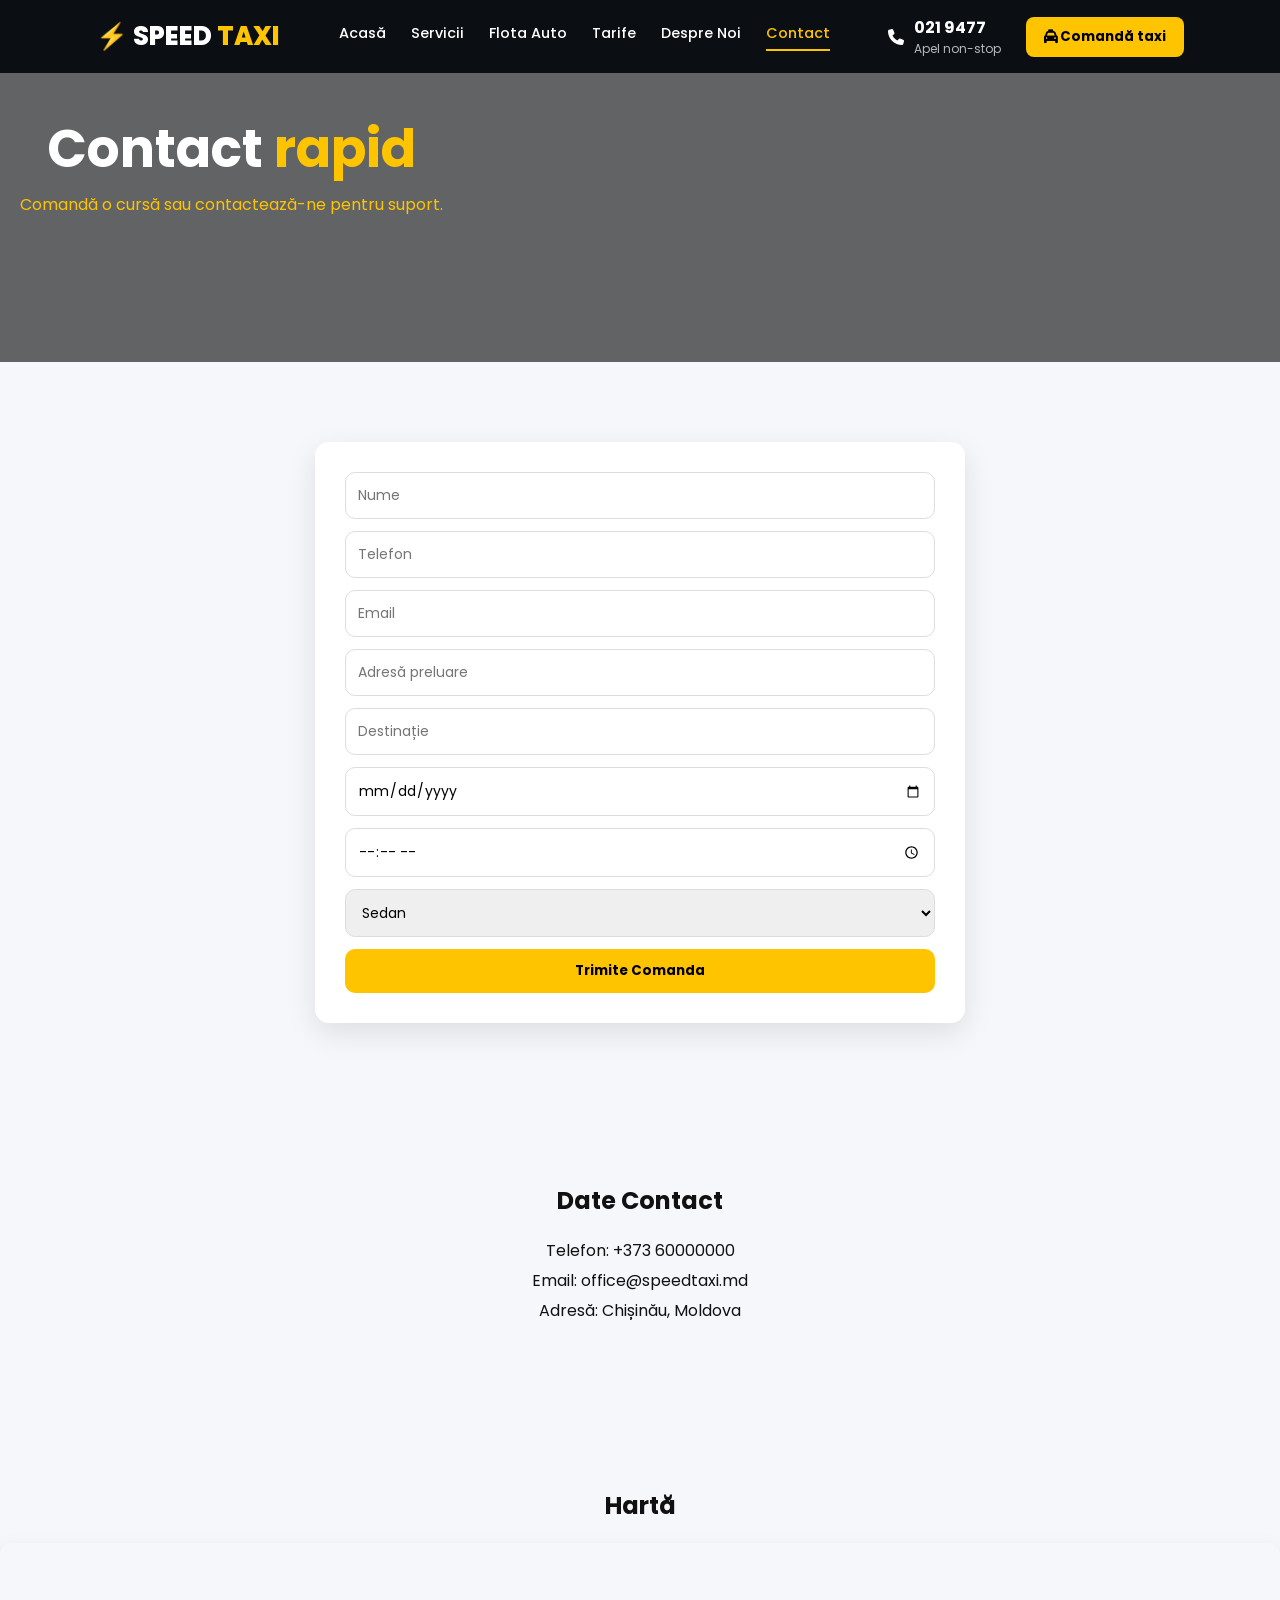
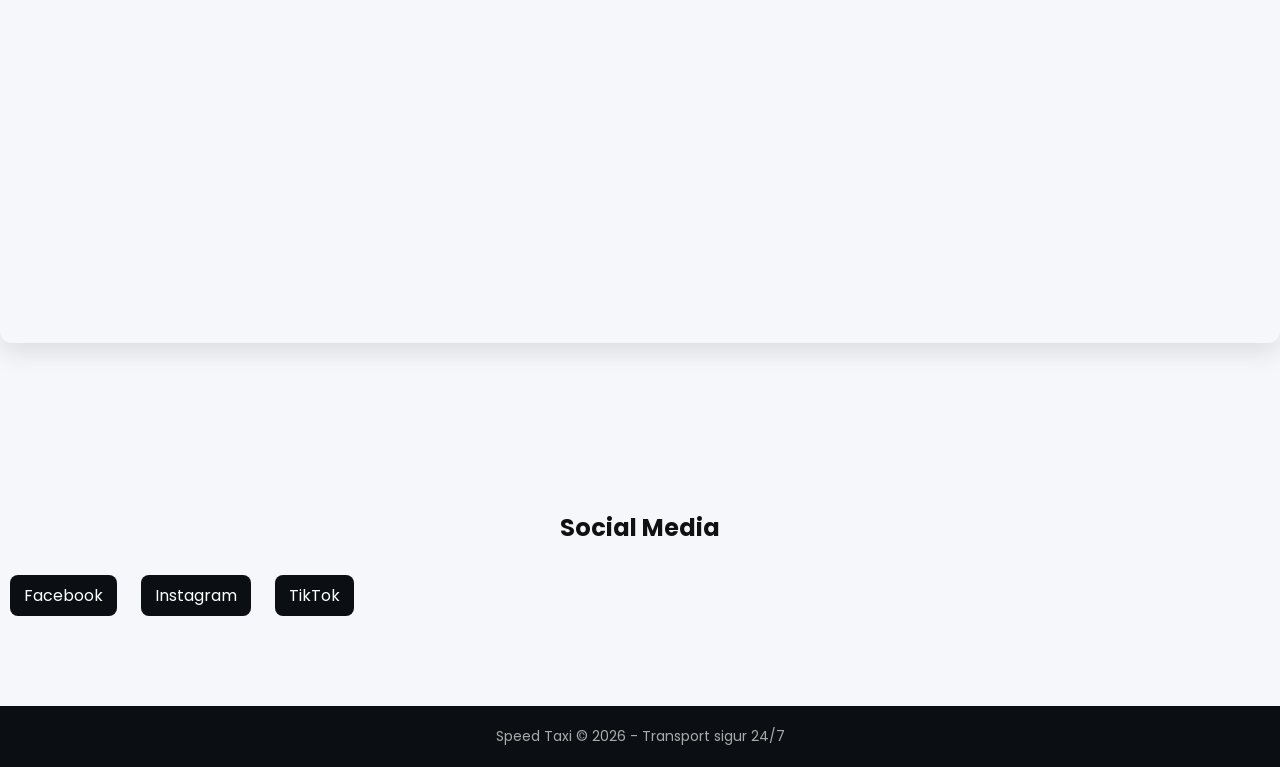
<file: contact.html>
<!DOCTYPE html>
<html lang="ro">

<head>
    <meta charset="UTF-8">
    <meta name="viewport" content="width=device-width, initial-scale=1.0">
    <title>Speed Taxi - Contact</title>

    <link rel="stylesheet" href="css/app.css">
    <link rel="icon" href="favicon.ico">

    <!-- Fonts + Icons -->
    <link href="https://fonts.googleapis.com/css2?family=Poppins:wght@400;500;600;700&display=swap" rel="stylesheet">
    <link rel="stylesheet" href="https://cdnjs.cloudflare.com/ajax/libs/font-awesome/6.5.1/css/all.min.css">
</head>

<body>

    <!-- HEADER IDENTIC CA INDEX -->
    <header class="header">
        <div class="container">

            <div class="logo">
                ⚡ SPEED <span>TAXI</span>
            </div>
            <!-- HAMBURGER -->
            <div class="menu-toggle" onclick="toggleMenu()">
                <i class="fa fa-bars"></i>
            </div>
            <nav class="menu" id="navMenu">
                <a href="index.html">Acasă</a>
                <a href="services.html">Servicii</a>
                <a href="fleet.html">Flota Auto</a>
                <a href="tariffs.html">Tarife</a>
                <a href="about.html">Despre Noi</a>
                <a class="active" href="contact.html">Contact</a>
            </nav>

            <div class="header-right">

                <div class="phone">
                    <i class="fa fa-phone"></i>
                    <div>
                        <b>021 9477</b>
                        <small>Apel non-stop</small>
                    </div>
                </div>

                <button class="btn-taxi" onclick="window.location.href='contact.html'">
                    <i class="fa fa-taxi"></i> Comandă taxi
                </button>

            </div>

        </div>
    </header>

    <!-- HERO -->
    <section class="hero">
        <div class="hero-container">
            <div class="hero-left">
                <h1>Contact <span>rapid</span></h1>
                <p>Comandă o cursă sau contactează-ne pentru suport.</p>
            </div>
    </section>

    <!-- FORM -->
    <section class="section">
        <form id="bookingForm">

            <input type="text" id="name" placeholder="Nume">
            <input type="tel" id="phone" placeholder="Telefon">
            <input type="email" id="email" placeholder="Email">
            <input type="text" id="pickup" placeholder="Adresă preluare">
            <input type="text" id="destination" placeholder="Destinație">
            <input type="date" id="date">
            <input type="time" id="time">

            <select id="vehicle">
                <option>Sedan</option>
                <option>SUV</option>
                <option>Minivan</option>
                <option>Luxury</option>
            </select>

            <button type="submit" class="btn">Trimite Comanda</button>

        </form>
    </section>

    <!-- CONTACT -->
    <section class="section">
        <h2>Date Contact</h2>
        <p>Telefon: +373 60000000</p>
        <p>Email: office@speedtaxi.md</p>
        <p>Adresă: Chișinău, Moldova</p>
    </section>

    <!-- HARTĂ -->
    <section class="section">
        <h2>Hartă</h2>
        <iframe src="https://www.google.com/maps/embed?pb=" width="100%" height="400">
        </iframe>
    </section>

    <!-- SOCIAL -->
    <section class="section">
        <h2>Social Media</h2>
        <a href="#">Facebook</a>
        <a href="#">Instagram</a>
        <a href="#">TikTok</a>
    </section>

    <!-- FOOTER -->
    <footer>
        Speed Taxi © 2026 - Transport sigur 24/7
    </footer>

    <button id="topBtn">↑</button>

    <script src="js/main.js"></script>
    <script src="js/validation.js"></script>

</body>

</html>
</file>
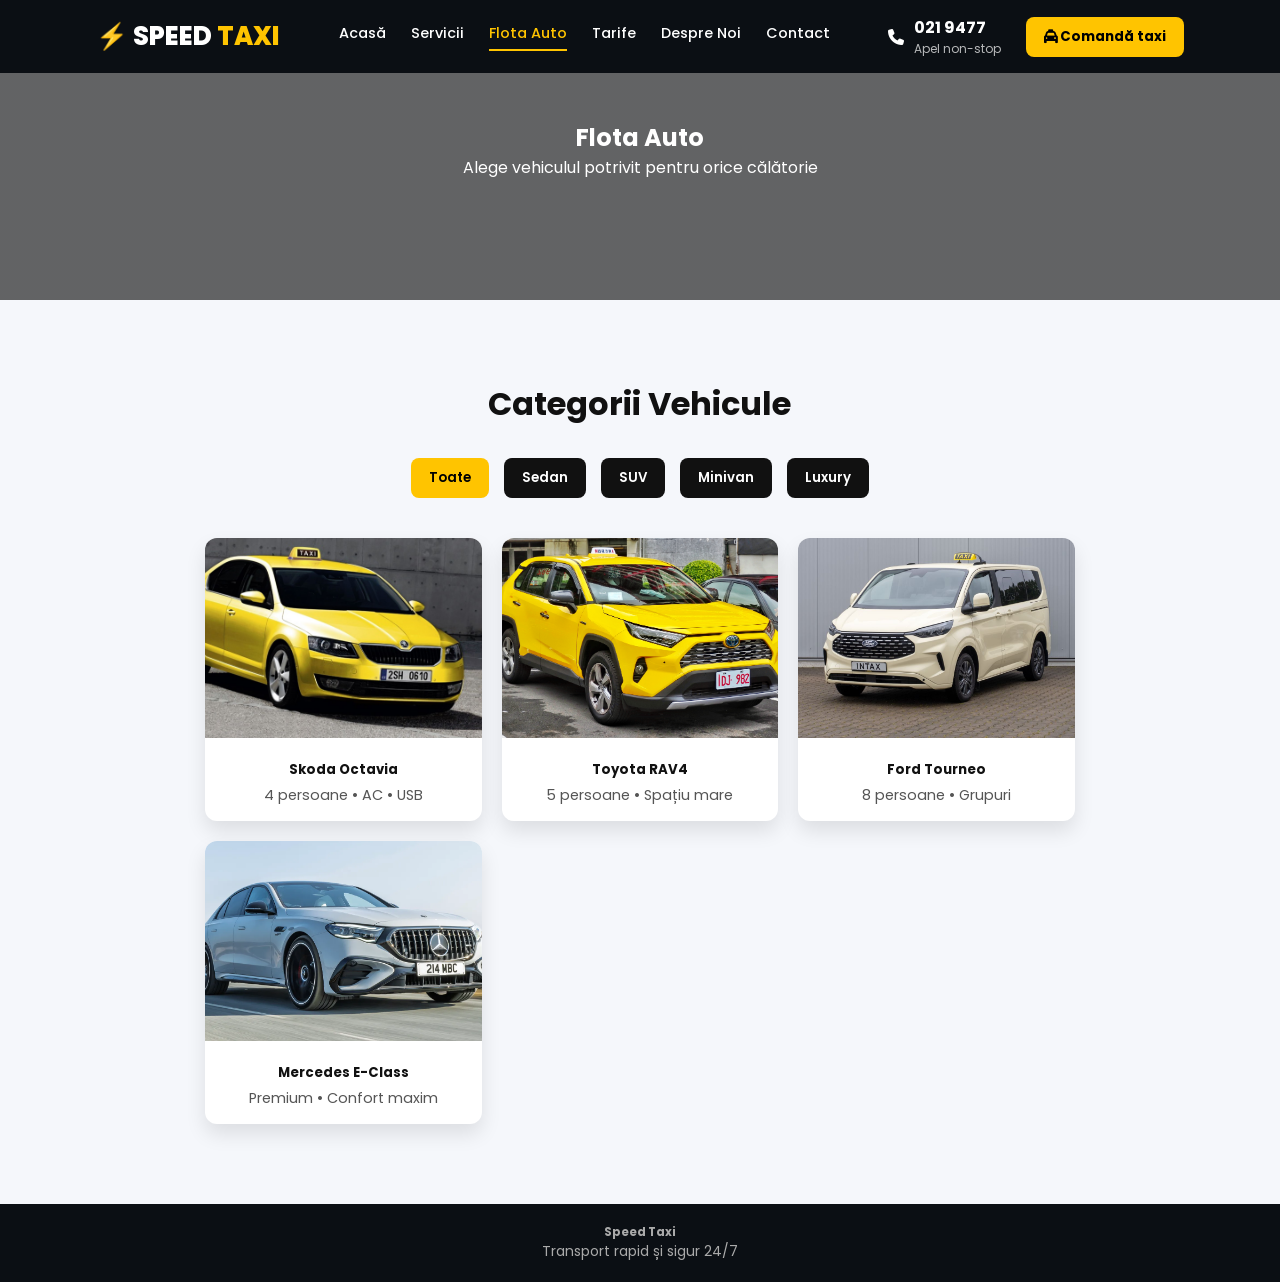
<file: fleet.html>
<!DOCTYPE html>
<html lang="ro">

<head>
    <meta charset="UTF-8">
    <meta name="viewport" content="width=device-width, initial-scale=1.0">
    <title>Speed Taxi - Flota Auto</title>

    <!-- CSS GLOBAL -->
    <link rel="stylesheet" href="css/app.css">

    <!-- Fonts + Icons -->
    <link href="https://fonts.googleapis.com/css2?family=Poppins:wght@400;500;600;700&display=swap" rel="stylesheet">
    <link rel="stylesheet" href="https://cdnjs.cloudflare.com/ajax/libs/font-awesome/6.5.1/css/all.min.css">

</head>

<body>

    <!-- HEADER UNIFICAT -->
    <header class="header">
        <div class="container">

            <div class="logo">
                ⚡ SPEED <span>TAXI</span>
            </div>
            <!-- HAMBURGER -->
            <div class="menu-toggle" onclick="toggleMenu()">
                <i class="fa fa-bars"></i>
            </div>
            <nav class="menu" id="navMenu">
                <a href="index.html">Acasă</a>
                <a href="services.html">Servicii</a>
                <a class="active" href="fleet.html">Flota Auto</a>
                <a href="tariffs.html">Tarife</a>
                <a href="about.html">Despre Noi</a>
                <a href="contact.html">Contact</a>
            </nav>

            <div class="header-right">

                <div class="phone">
                    <i class="fa fa-phone"></i>
                    <div>
                        <b>021 9477</b>
                        <small>Apel non-stop</small>
                    </div>
                </div>

                <button class="btn-taxi" onclick="window.location.href='contact.html'">
                    <i class="fa fa-taxi"></i> Comandă taxi
                </button>

            </div>

        </div>
    </header>

    <!-- HERO -->
    <section class="hero">
        <div class="container text-center">
            <h1>Flota Auto</h1>
            <p>Alege vehiculul potrivit pentru orice călătorie</p>
        </div>
    </section>

    <!-- FILTRE -->
    <section class="fleet">

        <div class="container text-center">

            <h2>Categorii Vehicule</h2>

            <div class="fleet-filter">
                <button class="active" data-filter="all">Toate</button>
                <button data-filter="sedan">Sedan</button>
                <button data-filter="suv">SUV</button>
                <button data-filter="minivan">Minivan</button>
                <button data-filter="luxury">Luxury</button>
            </div>

            <!-- GRID -->
            <div class="fleet-grid">

                <!-- SEDAN -->
                <div class="fleet-item vehicle sedan">
                    <img src="img/scoda.jpg" alt="">
                    <div class="fleet-info">
                        <h5>Skoda Octavia</h5>
                        <p>4 persoane • AC • USB</p>
                    </div>
                </div>

                <!-- SUV -->
                <div class="fleet-item vehicle suv">
                    <img src="img/rav4.jpg" alt="">
                    <div class="fleet-info">
                        <h5>Toyota RAV4</h5>
                        <p>5 persoane • Spațiu mare</p>
                    </div>
                </div>

                <!-- MINIVAN -->
                <div class="fleet-item vehicle minivan">
                    <img src="img/ford.jpg" alt="">
                    <div class="fleet-info">
                        <h5>Ford Tourneo</h5>
                        <p>8 persoane • Grupuri</p>
                    </div>
                </div>

                <!-- LUXURY -->
                <div class="fleet-item vehicle luxury">
                    <img src="img/amg.webp" alt="">
                    <div class="fleet-info">
                        <h5>Mercedes E-Class</h5>
                        <p>Premium • Confort maxim</p>
                    </div>
                </div>

            </div>

        </div>

    </section>

    <!-- LIGHTBOX -->
    <div id="lightbox" class="lightbox">
        <span id="close-lightbox">&times;</span>
        <img id="lightbox-img">
    </div>

    <!-- FOOTER -->
    <footer>
        <h5>Speed Taxi</h5>
        <p>Transport rapid și sigur 24/7</p>
    </footer>

    <!-- JS -->
    <script src="js/main.js"></script>
    <script src="js/fleet.js"></script>

</body>

</html>
</file>
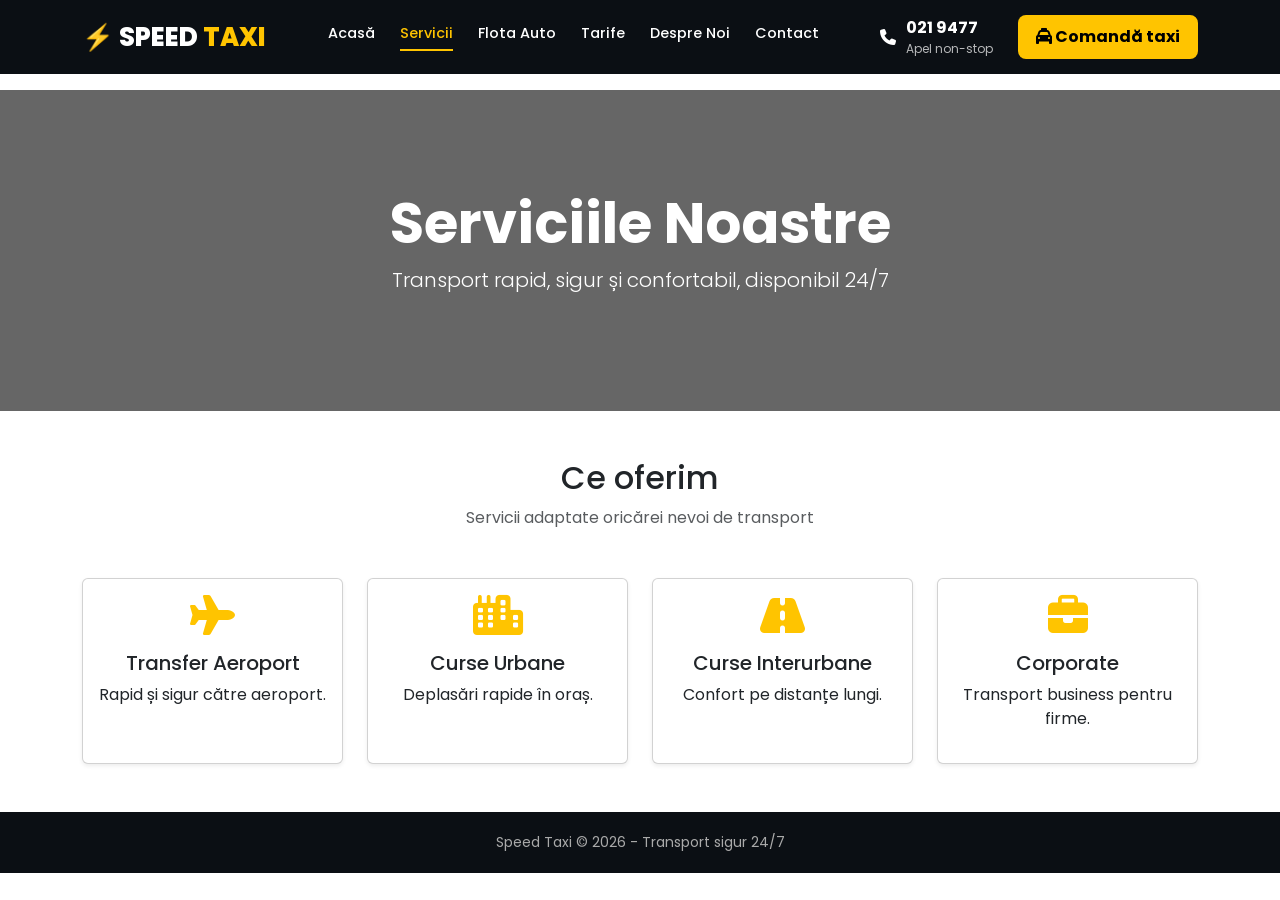
<file: services.html>
<!DOCTYPE html>
<html lang="ro">

<head>
  <meta charset="UTF-8" />
  <meta name="viewport" content="width=device-width, initial-scale=1.0" />
  <title>Speed Taxi - Servicii</title>

  <!-- CSS principal -->
  <link rel="stylesheet" href="css/app.css">

  <!-- Google Fonts -->
  <link href="https://fonts.googleapis.com/css2?family=Poppins:wght@400;500;600;700&display=swap" rel="stylesheet">

  <!-- Font Awesome -->
  <link rel="stylesheet" href="https://cdnjs.cloudflare.com/ajax/libs/font-awesome/6.5.1/css/all.min.css">

  <!-- Bootstrap -->
  <link href="https://cdn.jsdelivr.net/npm/bootstrap@5.3.3/dist/css/bootstrap.min.css" rel="stylesheet">

  <style>
    .hero-services {
      background: linear-gradient(rgba(0, 0, 0, 0.6), rgba(0, 0, 0, 0.6)),
        url('https://images.unsplash.com/photo-1502877338535-766e1452684a') center/cover;
      color: white;
      padding: 100px 20px;
      text-align: center;
      margin-top: 90px;
    }

    .service-icon {
      font-size: 40px;
      color: #ffc400;
    }

    .card:hover {
      transform: translateY(-5px);
      transition: 0.3s;
    }
  </style>
</head>

<body>

  <!-- HEADER (DIN INDEX) -->
  <header class="header">
    <div class="container">

      <div class="logo">
        ⚡ SPEED <span>TAXI</span>
      </div>
      <!-- HAMBURGER -->
      <div class="menu-toggle" onclick="toggleMenu()">
        <i class="fa fa-bars"></i>
      </div>
      <nav class="menu" id="navMenu">
        <a href="index.html">Acasă</a>
        <a class="active"href="services.html">Servicii</a>
        <a href="fleet.html">Flota Auto</a>
        <a href="tariffs.html">Tarife</a>
        <a href="about.html">Despre Noi</a>
        <a href="contact.html">Contact</a>
      </nav>

      <div class="header-right">
        <div class="phone">
          <i class="fa fa-phone"></i>
          <div>
            <b>021 9477</b>
            <small>Apel non-stop</small>
          </div>
        </div>

        <button class="btn-taxi" onclick="window.location.href='contact.html'">
          <i class="fa fa-taxi"></i> Comandă taxi
        </button>
      </div>

    </div>
  </header>

  <!-- HERO -->
  <section class="hero-services">
    <div class="container">
      <h1 class="display-4 fw-bold">Serviciile Noastre</h1>
      <p class="lead">Transport rapid, sigur și confortabil, disponibil 24/7</p>
    </div>
  </section>

  <!-- SERVICII -->
  <section class="py-5">
    <div class="container">
      <div class="text-center mb-5">
        <h2>Ce oferim</h2>
        <p class="text-muted">Servicii adaptate oricărei nevoi de transport</p>
      </div>

      <div class="row g-4">

        <div class="col-md-6 col-lg-3">
          <div class="card h-100 text-center p-3 shadow-sm">
            <i class="fa fa-plane service-icon"></i>
            <h5 class="mt-3">Transfer Aeroport</h5>
            <p>Rapid și sigur către aeroport.</p>
          </div>
        </div>

        <div class="col-md-6 col-lg-3">
          <div class="card h-100 text-center p-3 shadow-sm">
            <i class="fa fa-city service-icon"></i>
            <h5 class="mt-3">Curse Urbane</h5>
            <p>Deplasări rapide în oraș.</p>
          </div>
        </div>

        <div class="col-md-6 col-lg-3">
          <div class="card h-100 text-center p-3 shadow-sm">
            <i class="fa fa-road service-icon"></i>
            <h5 class="mt-3">Curse Interurbane</h5>
            <p>Confort pe distanțe lungi.</p>
          </div>
        </div>

        <div class="col-md-6 col-lg-3">
          <div class="card h-100 text-center p-3 shadow-sm">
            <i class="fa fa-briefcase service-icon"></i>
            <h5 class="mt-3">Corporate</h5>
            <p>Transport business pentru firme.</p>
          </div>
        </div>

      </div>
    </div>
  </section>

  <!-- FOOTER -->
  <footer>
    Speed Taxi © 2026 - Transport sigur 24/7
  </footer>

  <script src="https://cdn.jsdelivr.net/npm/bootstrap@5.3.3/dist/js/bootstrap.bundle.min.js"></script>
  <script src="js/main.js"></script>

</body>

</html>
</file>
<file: css/app.css>
/* ================================
   RESET GLOBAL
================================ */
* {
  margin: 0;
  padding: 0;
  box-sizing: border-box;
  font-family: 'Poppins', sans-serif;
}

body {
  background: #fff;
  color: #111;
}

/* Container general */
.container {
  width: 85%;
  margin: auto;
}

/* ================================
   HEADER
================================ */
.header {
  position: fixed;
  top: 0;
  width: 100%;
  background: #0b0f14;
  z-index: 1000;
  padding: 15px 0;
}

.header .container {
  display: flex;
  align-items: center;
  justify-content: space-between;
}

/* Logo */
.logo {
  font-weight: 800;
  font-size: 1.6rem;
  color: white;
}

.logo span {
  color: #ffc400;
}

/* Meniu */
.menu {
  display: flex;
  gap: 25px;
}

.menu a {
  color: white;
  text-decoration: none;
  font-weight: 500;
  font-size: 0.9rem;
  transition: 0.3s;
}

.menu a:hover {
  color: #ffc400;
}

.menu a.active {
  color: #ffc400;
  border-bottom: 2px solid #ffc400;
  padding-bottom: 5px;
}

/* Dreapta header */
.header-right {
  display: flex;
  align-items: center;
  gap: 25px;
}


.phone {
  display: flex;
  align-items: center;
  gap: 10px;
  color: white;
}

.phone small {
  display: block;
  font-size: 0.75rem;
  opacity: 0.7;
}

.btn-taxi {
  background: #ffc400;
  border: none;
  padding: 10px 18px;
  border-radius: 8px;
  font-weight: 700;
  cursor: pointer;
  transition: 0.3s;
}

.btn-taxi:hover {
  background: #e0a800;
}

/* ================================
   HERO (GENERAL)
================================ */
.hero {
  position: relative;
  display: flex;
  align-items: center;
  padding: 120px 10% 80px;
}

/* HERO background template style */
.hero::before {
  content: "";
  position: absolute;
  top: 0;
  left: 10%;
  width: 80%;
  height: 500px;
  background-size: cover;
  background-position: center;
  border-radius: 20px;
  z-index: -1;
}

/* HERO TEXT */
.hero-container {
  display: grid;
  grid-template-columns: 1.2fr 1fr;
  align-items: center;
  position: relative;
  z-index: 2;
}

.hero-left h1 {
  font-size: 52px;
  line-height: 1.1;
}

.hero-left h1 span {
  color: #ffc400;
}

.hero-left p {
  margin: 15px 0 25px;
  color: #ffc400;
}

/* ================================
   BUTTON GENERAL
================================ */
.btn {
  display: inline-block;
  background: #ffc400;
  padding: 12px 20px;
  border-radius: 8px;
  font-weight: 700;
  text-decoration: none;
  color: #000;
  transition: 0.3s;
}

.btn:hover {
  background: #e0a800;
}

/* ================================
   HERO FORM
================================ */
.hero-form {
  background: #111821;
  padding: 20px;
  border-radius: 12px;
  width: 360px;
}

.hero-form h4 {
  color: #ffc400;
  margin-bottom: 10px;
}

.hero-form input,
.hero-form select {
  width: 100%;
  padding: 10px;
  margin-bottom: 10px;
  border: none;
  border-radius: 6px;
}

.form-row {
  display: flex;
  gap: 10px;
}

.form-row button {
  background: #ffc400;
  border: none;
  flex: 1;
  border-radius: 6px;
  font-weight: 700;
  cursor: pointer;
}

/* ================================
   FEATURES
================================ */
.features {
  padding: 60px 10%;
}

.features-grid {
  display: grid;
  grid-template-columns: repeat(4, 1fr);
  gap: 20px;
  text-align: center;
}

.features-grid i {
  font-size: 32px;
  color: #ffc400;
  margin-bottom: 10px;
}

/* ================================
   APP SECTION
================================ */
.app {
  background: #fff7e6;
  padding: 60px 10%;
}

.app-grid {
  justify-content: center;
  text-align: center;
}

.app-left h2 {
  font-size: 2rem;
  margin-bottom: 15px;
}

.app-left p {
  margin-bottom: 15px;
}

.app-buttons button {
  margin-right: 10px;
  padding: 10px 20px;
  background: #000;
  color: white;
  border: none;
  border-radius: 8px;
  cursor: pointer;
}

.app-left ul {
  margin-top: 20px;
  list-style: none;
}

.app-left ul li {
  position: relative;
  padding-left: 25px;
  margin-bottom: 8px;
}

.app-left ul li::before {
  content: "✔";
  position: absolute;
  left: 0;
  color: #ffc400;
}

/* ================================
   SERVICES PAGE (SERVICII)
================================ */
.services {
  padding: 80px 10%;
}

.services h2 {
  text-align: center;
  margin-bottom: 40px;
  font-size: 2rem;
}

.services-cards {
  display: grid;
  grid-template-columns: repeat(4, 1fr);
  gap: 20px;
}

.services-cards .card {
  border-radius: 10px;
  overflow: hidden;
  box-shadow: 0 10px 20px rgba(0, 0, 0, 0.1);
  background: #fff;
  transition: 0.3s;
}

.services-cards .card:hover {
  transform: translateY(-5px);
}

.services-cards .card img {
  width: 100%;
  height: 180px;
  object-fit: cover;
}

.services-cards .card h5 {
  text-align: center;
  margin: 10px 0;
}

/* ================================
   ACCORDION STYLE
================================ */
.accordion-button {
  background: #0b0f14;
  color: white;
}

.accordion-button:not(.collapsed) {
  background: #ffc400;
  color: black;
}

/* ================================
   COUNTER
================================ */
.counter {
  font-size: 40px;
  font-weight: 800;
  color: #ffc400;
}

/* ================================
   FOOTER
================================ */
footer {
  background: #0b0f14;
  color: #aaa;
  text-align: center;
  padding: 20px;
  font-size: 14px;
}

/* ================================
   RESPONSIVE
================================ */
@media(max-width:1024px) {
  .features-grid {
    grid-template-columns: repeat(2, 1fr);
  }

  .services-cards {
    grid-template-columns: repeat(2, 1fr);
  }

  .hero-container {
    grid-template-columns: 1fr;
    gap: 30px;
  }
}

@media(max-width:600px) {
  .container {
    width: 92%;
  }

  .hero-left h1 {
    font-size: 36px;
  }

  .features-grid,
  .services-cards {
    grid-template-columns: 1fr;
  }

  .header .container {
    flex-direction: column;
    gap: 10px;
  }
}

/* ================================
   FLEET / FLOTA AUTO
================================ */

.fleet {
  padding: 80px 10%;
}

.fleet h2 {
  text-align: center;
  margin-bottom: 30px;
  font-size: 2rem;
}

/* BUTOANE FILTRARE */
.fleet-filter {
  display: flex;
  justify-content: center;
  gap: 15px;
  margin-bottom: 40px;
  flex-wrap: wrap;
}

.fleet-filter button {
  padding: 10px 18px;
  border: none;
  border-radius: 8px;
  cursor: pointer;
  background: #111;
  color: #fff;
  font-weight: 600;
  transition: 0.3s;
}

.fleet-filter button.active,
.fleet-filter button:hover {
  background: #ffc400;
  color: #000;
}

/* GRID MAȘINI */
.fleet-grid {
  display: grid;
  grid-template-columns: repeat(3, 1fr);
  gap: 20px;
}

/* CARD MAȘINĂ */
.fleet-item {
  background: #fff;
  border-radius: 12px;
  overflow: hidden;
  box-shadow: 0 10px 20px rgba(0, 0, 0, 0.1);
  transition: 0.3s;
}

.fleet-item:hover {
  transform: translateY(-6px);
}

/* IMAGINE */
.fleet-item img {
  width: 100%;
  height: 200px;
  object-fit: cover;
  cursor: pointer;
  transition: 0.3s;
}

.fleet-item img:hover {
  filter: brightness(0.9);
}

/* INFO MAȘINĂ */
.fleet-info {
  padding: 15px;
  text-align: center;
}

.fleet-info h5 {
  margin-bottom: 5px;
}

.fleet-info p {
  font-size: 0.9rem;
  color: #555;
}

/* LIGHTBOX (dacă îl faci JS) */
.lightbox {
  position: fixed;
  top: 0;
  left: 0;
  width: 100%;
  height: 100%;
  background: rgba(0, 0, 0, 0.9);
  display: none;
  justify-content: center;
  align-items: center;
  z-index: 2000;
}

.lightbox img {
  max-width: 80%;
  max-height: 80%;
  border-radius: 10px;
}

body {
  font-family: 'Poppins', sans-serif;
  background: #f5f7fb;
  margin: 0;
}

/* NAVBAR */
.navbar {
  background: #0b0f14 !important;
}

.navbar-brand span {
  color: #ffc400;
}

/* HERO GENERAL */
.hero {
  background: linear-gradient(rgba(0, 0, 0, 0.6), rgba(0, 0, 0, 0.6)),
    url("https://images.unsplash.com/photo-1502877338535-766e1452684a") center/cover;
  color: white;
  padding: 120px 20px;
  text-align: center;
}

/* SECTIONS */
.section {
  padding: 80px 0;
}

/* CARDURI MODERNE */
.card {
  border: none;
  border-radius: 12px;
  box-shadow: 0 10px 25px rgba(0, 0, 0, 0.08);
  transition: 0.3s;
}

.card:hover {
  transform: translateY(-6px);
}

/* ICONURI */
.service-icon {
  font-size: 40px;
  color: #ffc400;
}


/* ================================
   FIX NAVBAR CONTACT / PAGINI SECUNDARE
================================ */

.navbar {
  display: flex;
  justify-content: space-between;
  align-items: center;
  padding: 15px 10%;
  background: #0b0f14;
}

.nav-links {
  display: flex;
  gap: 25px;
  list-style: none;
  align-items: center;
}

.nav-links a {
  color: white;
  text-decoration: none;
  font-weight: 500;
  transition: 0.3s;
}

.nav-links a:hover {
  color: #ffc400;
}

.menu-btn {
  display: none;
  font-size: 26px;
  cursor: pointer;
  color: white;
}

/* MOBILE */
@media(max-width:768px) {
  .nav-links {
    display: none;
    position: absolute;
    top: 70px;
    right: 0;
    background: #0b0f14;
    flex-direction: column;
    width: 200px;
    padding: 15px;
  }

  .nav-links.active {
    display: flex;
  }

  .menu-btn {
    display: block;
  }
}

/* ================= FORM ================= */
#bookingForm {
  max-width: 650px;
  margin: auto;
  background: #ffffff;
  padding: 30px;
  border-radius: 14px;
  box-shadow: 0 10px 30px rgba(0, 0, 0, 0.1);
}

/* INPUTS */
#bookingForm input,
#bookingForm select {
  width: 100%;
  padding: 12px;
  margin-bottom: 12px;
  border: 1px solid #ddd;
  border-radius: 10px;
  outline: none;
  font-size: 14px;
  transition: 0.3s;
}

/* focus efect */
#bookingForm input:focus,
#bookingForm select:focus {
  border-color: #ffc400;
  box-shadow: 0 0 8px rgba(255, 196, 0, 0.3);
}

/* BUTTON */
#bookingForm button {
  width: 100%;
  padding: 12px;
  background: #ffc400;
  border: none;
  border-radius: 10px;
  font-weight: 700;
  cursor: pointer;
  transition: 0.3s;
}

#bookingForm button:hover {
  background: #e6b400;
  transform: translateY(-2px);
}

/* ================= CONTACT INFO ================= */
.section h2 {
  text-align: center;
  margin-bottom: 20px;
}

.section p {
  text-align: center;
  margin: 5px 0;
}

/* ================= MAP ================= */
iframe {
  border-radius: 12px;
  box-shadow: 0 10px 25px rgba(0, 0, 0, 0.1);
  border: none;
}

/* ================= SOCIAL MEDIA ================= */
.section a {
  display: inline-block;
  margin: 10px;
  padding: 8px 14px;
  background: #0b0f14;
  color: white;
  border-radius: 8px;
  text-decoration: none;
  transition: 0.3s;
}

.section a:hover {
  background: #ffc400;
  color: black;
}

/* ================= BACK TO TOP ================= */
#topBtn {
  position: fixed;
  bottom: 20px;
  right: 20px;
  background: #ffc400;
  border: none;
  padding: 10px 14px;
  border-radius: 50%;
  cursor: pointer;
  display: none;
  font-weight: bold;
}
 

/* =================================
   RESPONSIVE COMPLET
================================= */

/* Laptopuri mici */
@media (max-width: 1200px) {

  .container {
    width: 90%;
  }

  .hero-left h1 {
    font-size: 44px;
  }

  .fleet-grid {
    grid-template-columns: repeat(2, 1fr);
  }
}

/* Tablete */
@media (max-width: 992px) {

  .hero {
    padding: 120px 5% 60px;
  }

  .hero-container {
    grid-template-columns: 1fr;
    text-align: center;
    gap: 40px;
  }

  .hero-form {
    width: 100%;
    max-width: 500px;
    margin: auto;
  }

  .hero-left h1 {
    font-size: 38px;
  }

  .app-grid {
    flex-direction: column;
    text-align: center;
  }

  .services-cards {
    grid-template-columns: repeat(2, 1fr);
  }

  .fleet-grid {
    grid-template-columns: repeat(2, 1fr);
  }

  .features-grid {
    grid-template-columns: repeat(2, 1fr);
  }

  .header-right {
    display: none;
  }
}

/* Telefon */
@media (max-width: 768px) {

  .container {
    width: 95%;
  }

  .header .container {
    flex-direction: column;
    gap: 15px;
  }

  .menu {
    flex-wrap: wrap;
    justify-content: center;
    gap: 15px;
  }

  .hero {
    padding: 140px 20px 60px;
  }

  .hero-left h1 {
    font-size: 32px;
  }

  .hero-left p {
    font-size: 15px;
  }

  .hero-form {
    width: 100%;
  }

  .services-cards {
    grid-template-columns: 1fr;
  }

  .fleet-grid {
    grid-template-columns: 1fr;
  }

  .features-grid {
    grid-template-columns: 1fr;
  }

  .form-row {
    flex-direction: column;
  }

  .app-buttons {
    display: flex;
    flex-direction: column;
    gap: 10px;
  }

  .app-buttons button {
    width: 100%;
  }

  .fleet-filter {
    flex-direction: column;
    align-items: center;
  }

  .fleet-filter button {
    width: 220px;
  }
}

/* Telefoane foarte mici */
@media (max-width: 480px) {

  .logo {
    font-size: 1.2rem;
  }

  .hero-left h1 {
    font-size: 26px;
    line-height: 1.3;
  }

  .hero-left p {
    font-size: 14px;
  }

  .btn,
  .btn-taxi {
    width: 100%;
    text-align: center;
  }

  .hero-form {
    padding: 15px;
  }

  .hero-form input,
  .hero-form select {
    font-size: 14px;
  }

  .services h2,
  .fleet h2,
  .app-left h2 {
    font-size: 1.6rem;
  }

  .counter {
    font-size: 28px;
  }

  footer {
    font-size: 12px;
  }
}
/* ===============================
   CENTRARE GLOBALĂ ABOUT PAGE
================================ */

/* centrează tot textul din pagină */
.hero-left,
.features,
.app,
.services {
  text-align: center;
}

/* centrează grid-urile */
.hero-container,
.app-grid,
.features-grid,
.services-cards {
  justify-content: center;
  align-items: center;
}

/* hero pe mijloc */
.hero-container {
  text-align: center;
}

/* APP SECTION centrat */
.app-grid {
  display: flex;
  flex-direction: column;
  align-items: center;
}

/* liste centrate */
.app-left ul {
  padding: 0;
}

.app-left ul li {
  list-style: none;
}

/* imagini centrate */
.hero-right img,
.app-right img {
  margin: auto;
  display: block;
}
/* =========================
   FOOTER SPEED TAXI
========================= */
.footer {
    background: #0b0f14;
    color: white;
    margin-top: 60px;
    padding: 50px 0 0;
}

.footer-grid {
    display: grid;
    grid-template-columns: repeat(4, 1fr);
    gap: 30px;
    text-align: left;
}

.footer-col h3,
.footer-col h4 {
    color: #ffc400;
    margin-bottom: 15px;
}

.footer-col a {
    display: block;
    color: #ccc;
    text-decoration: none;
    margin-bottom: 8px;
    transition: 0.3s;
}

.footer-col a:hover {
    color: #ffc400;
}

.footer-bottom {
    margin-top: 30px;
    text-align: center;
    padding: 15px;
    border-top: 1px solid #222;
    font-size: 14px;
    color: #aaa;
}

/* RESPONSIVE */
@media(max-width: 768px) {
    .footer-grid {
        grid-template-columns: 1fr;
        text-align: center;
    }
}
/* =========================
   MENU
========================= */

.menu-toggle {
    display: none;
    font-size: 26px;
    color: white;
    cursor: pointer;
}

/* MOBILE */
@media (max-width: 768px) {

    .menu-toggle {
        display: block;
    }

    .menu {
        display: none;
        flex-direction: column;
        background: #0b0f14;
        position: absolute;
        top: 70px;
        right: 10px;
        width: 220px;
        padding: 15px;
        border-radius: 10px;
    }

    .menu.active {
        display: flex;
    }
}
</file>
